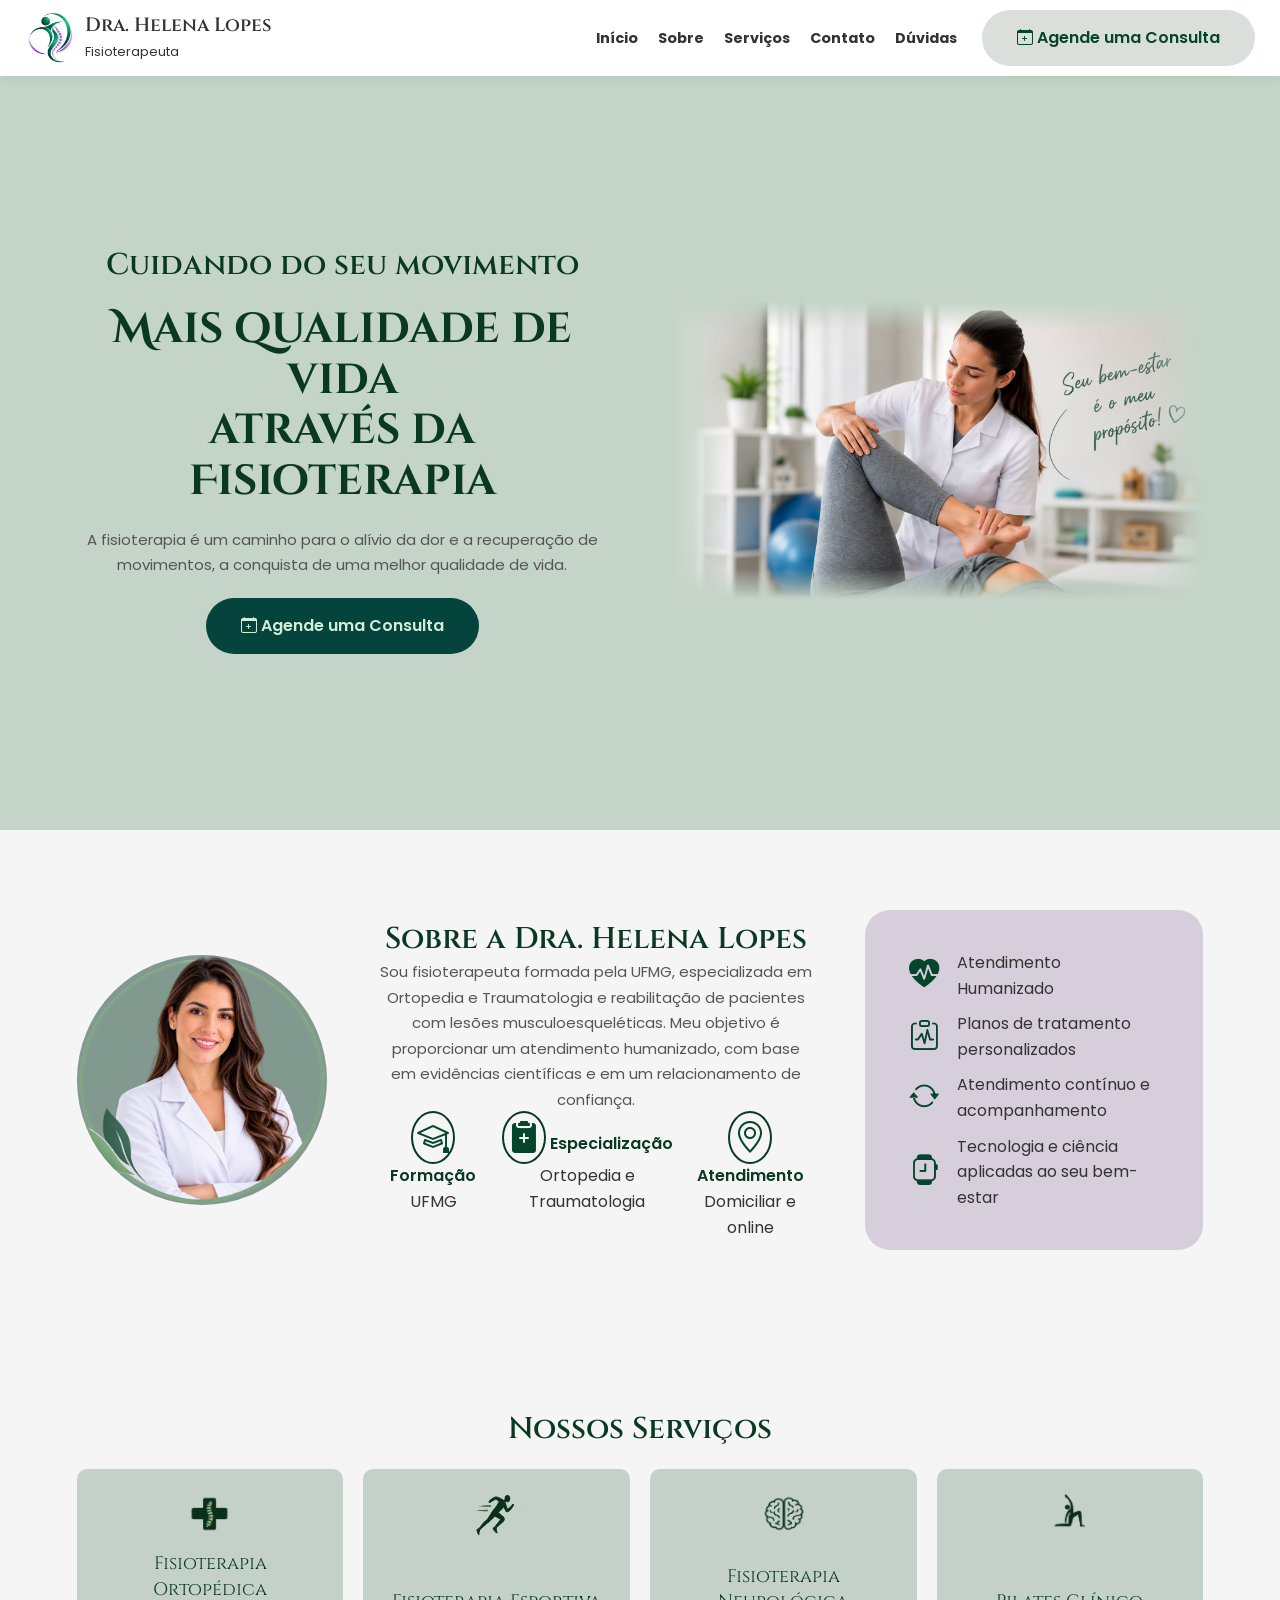
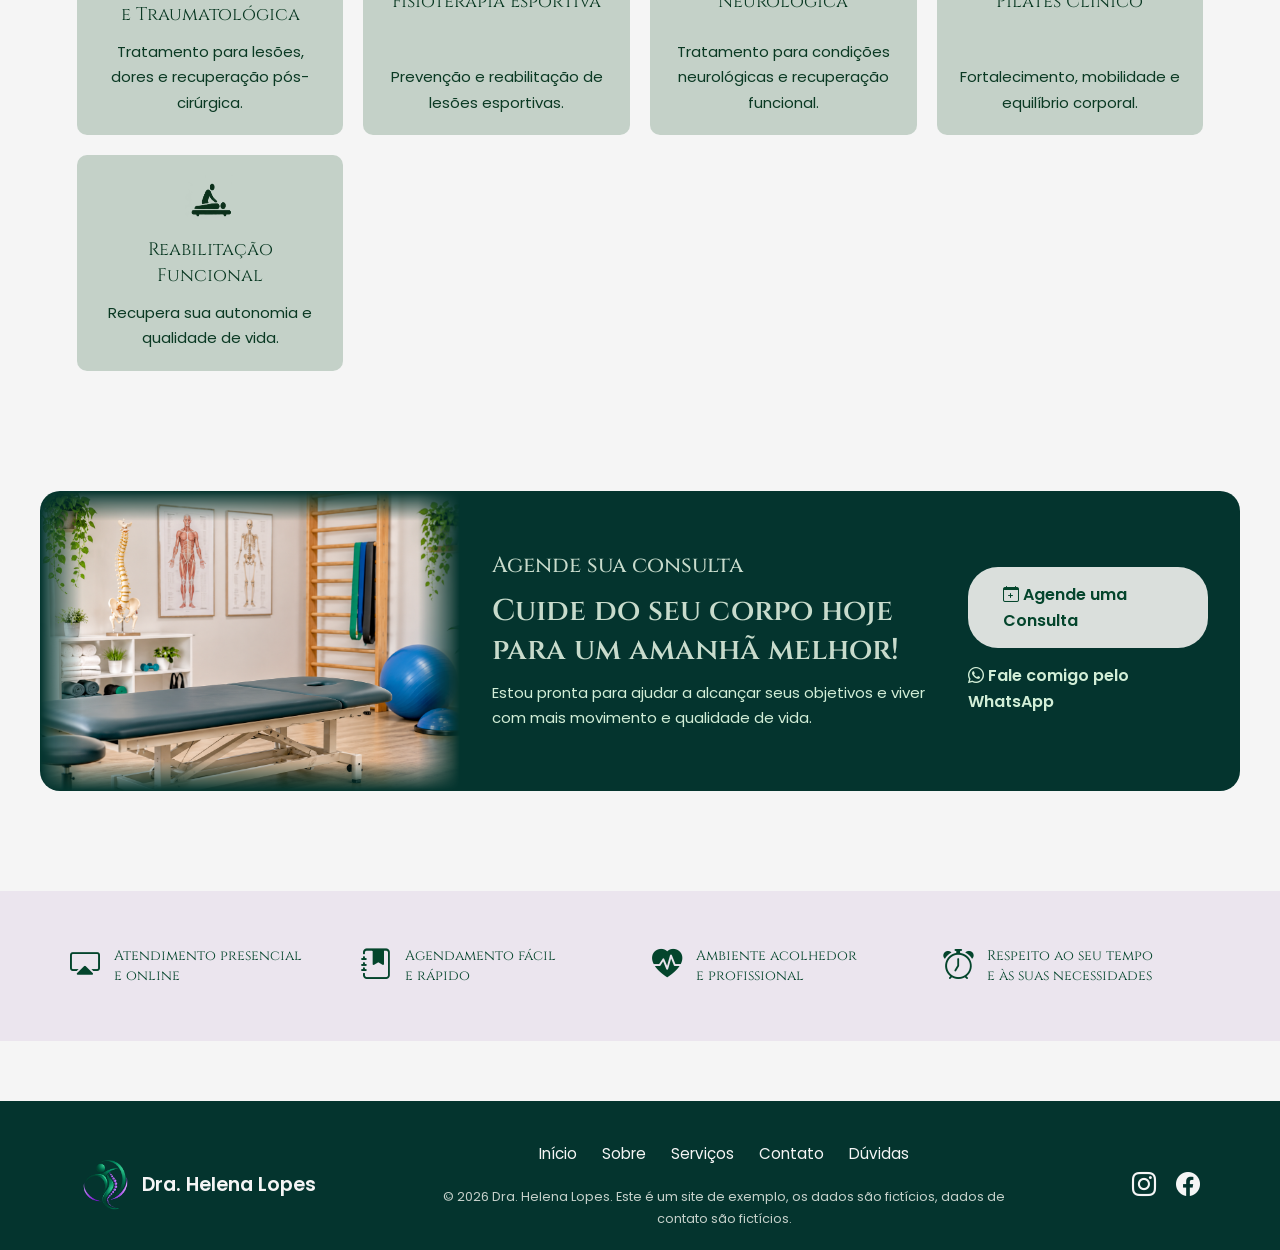
<file: index.html>
<!doctype html>
<html lang="pt-BR">
<head>
    <meta charset="UTF-8" />
    <meta name="viewport" content="width=device-width, initial-scale=1.0" />

    <title>Dra. Helena Lopes | Fisioterapia</title>

    <!-- Bootstrap Icons -->
    <link
        rel="stylesheet"
        href="https://cdn.jsdelivr.net/npm/bootstrap-icons@1.11.3/font/bootstrap-icons.min.css"
    />

    <!-- CSS do projeto -->
    <link rel="stylesheet" href="css/main.css" />
</head>

<body>

    <!-- Cabeçalho -->
    <div id="header"></div>

    <main>

        <!-- HERO -->
        <section class="hero-section" id="inicio">
            <div class="hero-banner">

                <div class="hero-content">
                    <h2>Cuidando do seu movimento</h2>

                    <h1>
                        Mais qualidade de vida<br />
                        através da Fisioterapia
                    </h1>

                    <p>
                        A fisioterapia é um caminho para o alívio da dor e a
                        recuperação de movimentos, a conquista de uma melhor
                        qualidade de vida.
                    </p>

                    <div class="hero-buttons">
                        <a class="hero-button" href="PagesHTML/contato.html">
                            <i class="bi bi-calendar-plus"></i>
                            Agende uma Consulta
                        </a>
                    </div>
                </div>

                <img
                    src="assets/img/banner-fioterapia.png"
                    class="img-banner"
                    alt="Ambiente de fisioterapia"
                />

            </div>
        </section>

        <!-- SOBRE -->
        <section class="about-section" id="sobre">

            <img
                src="assets/img/perfil-fisioterapeuta.png"
                class="img-perfil"
                alt="Perfil da fisioterapeuta"
            />

            <div class="about-content">

                <h2>Sobre a Dra. Helena Lopes</h2>

                <p>
                    Sou fisioterapeuta formada pela UFMG, especializada em
                    Ortopedia e Traumatologia e reabilitação de pacientes com
                    lesões musculoesqueléticas.
                    Meu objetivo é proporcionar um atendimento humanizado,
                    com base em evidências científicas e em um relacionamento
                    de confiança.
                </p>

                <div class="professional-profile">
                    <ul>
                        <li>
                            <i class="bi bi-mortarboard"></i>
                            <strong>Formação</strong>
                            <br />
                            UFMG
                        </li>

                        <li>
                            <i class="bi bi-clipboard2-plus-fill"></i>
                            <strong>Especialização</strong>
                            <br />
                            Ortopedia e Traumatologia
                        </li>

                        <li>
                            <i class="bi bi-geo-alt"></i>
                            <strong>Atendimento</strong>
                            <br />
                            Domiciliar e online
                        </li>
                    </ul>
                </div>
            </div>

            <div class="typeService">
                <ul>
                    <li>
                        <i class="bi bi-heart-pulse-fill"></i>
                        Atendimento Humanizado
                    </li>

                    <li>
                        <i class="bi bi-clipboard-pulse"></i>
                        Planos de tratamento personalizados
                    </li>

                    <li>
                        <i class="bi bi-arrow-repeat"></i>
                        Atendimento contínuo e acompanhamento
                    </li>

                    <li>
                        <i class="bi bi-smartwatch"></i>
                        Tecnologia e ciência aplicadas ao seu bem-estar
                    </li>
                </ul>
            </div>

        </section>

        <!-- SERVIÇOS -->
        <section class="services-section" id="servicos">

            <h2>Nossos Serviços</h2>

            <div id="services-container"></div>

        </section>

        <!-- CHAMADA PARA AÇÃO -->
        <section class="cta-geral" id="contato">

            <div class="cta-section">

                <div class="img-content">
                    <img
                        src="assets/img/sala-fisioterapia.png"
                        alt="Ambiente de fisioterapia"
                    />
                </div>

                <div class="cta-content">

                    <div class="cta-text">
                        <h3>Agende sua consulta</h3>

                        <h2>
                            Cuide do seu corpo hoje<br />
                            para um amanhã melhor!
                        </h2>

                        <p>
                            Estou pronta para ajudar a alcançar seus objetivos
                            e viver com mais movimento e qualidade de vida.
                        </p>
                    </div>

                    <div class="cta-buttons">

                        <a class="cta-button" href="PagesHTML/contato.html">
                            <i class="bi bi-calendar-plus"></i>
                            Agende uma Consulta
                        </a>

                        <a class="what-button" href="PagesHTML/sobre.html">
                            <i class="bi bi-whatsapp"></i>
                            Fale comigo pelo WhatsApp
                        </a>

                    </div>

                </div>

            </div>

        </section>

        <!-- BENEFÍCIOS -->
        <section class="benefits-sections">

            <div class="benefits-content">
                
                <span class="benefits-subtitle">
                    <i class="bi bi-cast"></i>
                    <h3>
                        Atendimento presencial<br />
                        e online
                    </h3>
                </span>

                <span class="benefits-subtitle">
                    <i class="bi bi-journal-bookmark-fill"></i>
                    <h3>
                        Agendamento fácil<br />
                        e rápido
                    </h3>
                </span>

                <span class="benefits-subtitle">
                    <i class="bi bi-heart-pulse-fill"></i>
                    <h3>
                        Ambiente acolhedor<br />
                        e profissional
                    </h3>
                </span>

                <span class="benefits-subtitle">
                    <i class="bi bi-alarm"></i>
                    <h3>
                        Respeito ao seu tempo<br />
                        e às suas necessidades
                    </h3>
                </span>

            </div>

        </section>

    </main>

    <!-- Rodapé -->
    <div id="footer"></div>

    <!-- JavaScript -->
    <script type="module" src="js/main.js"></script>

</body>
</html>
</file>
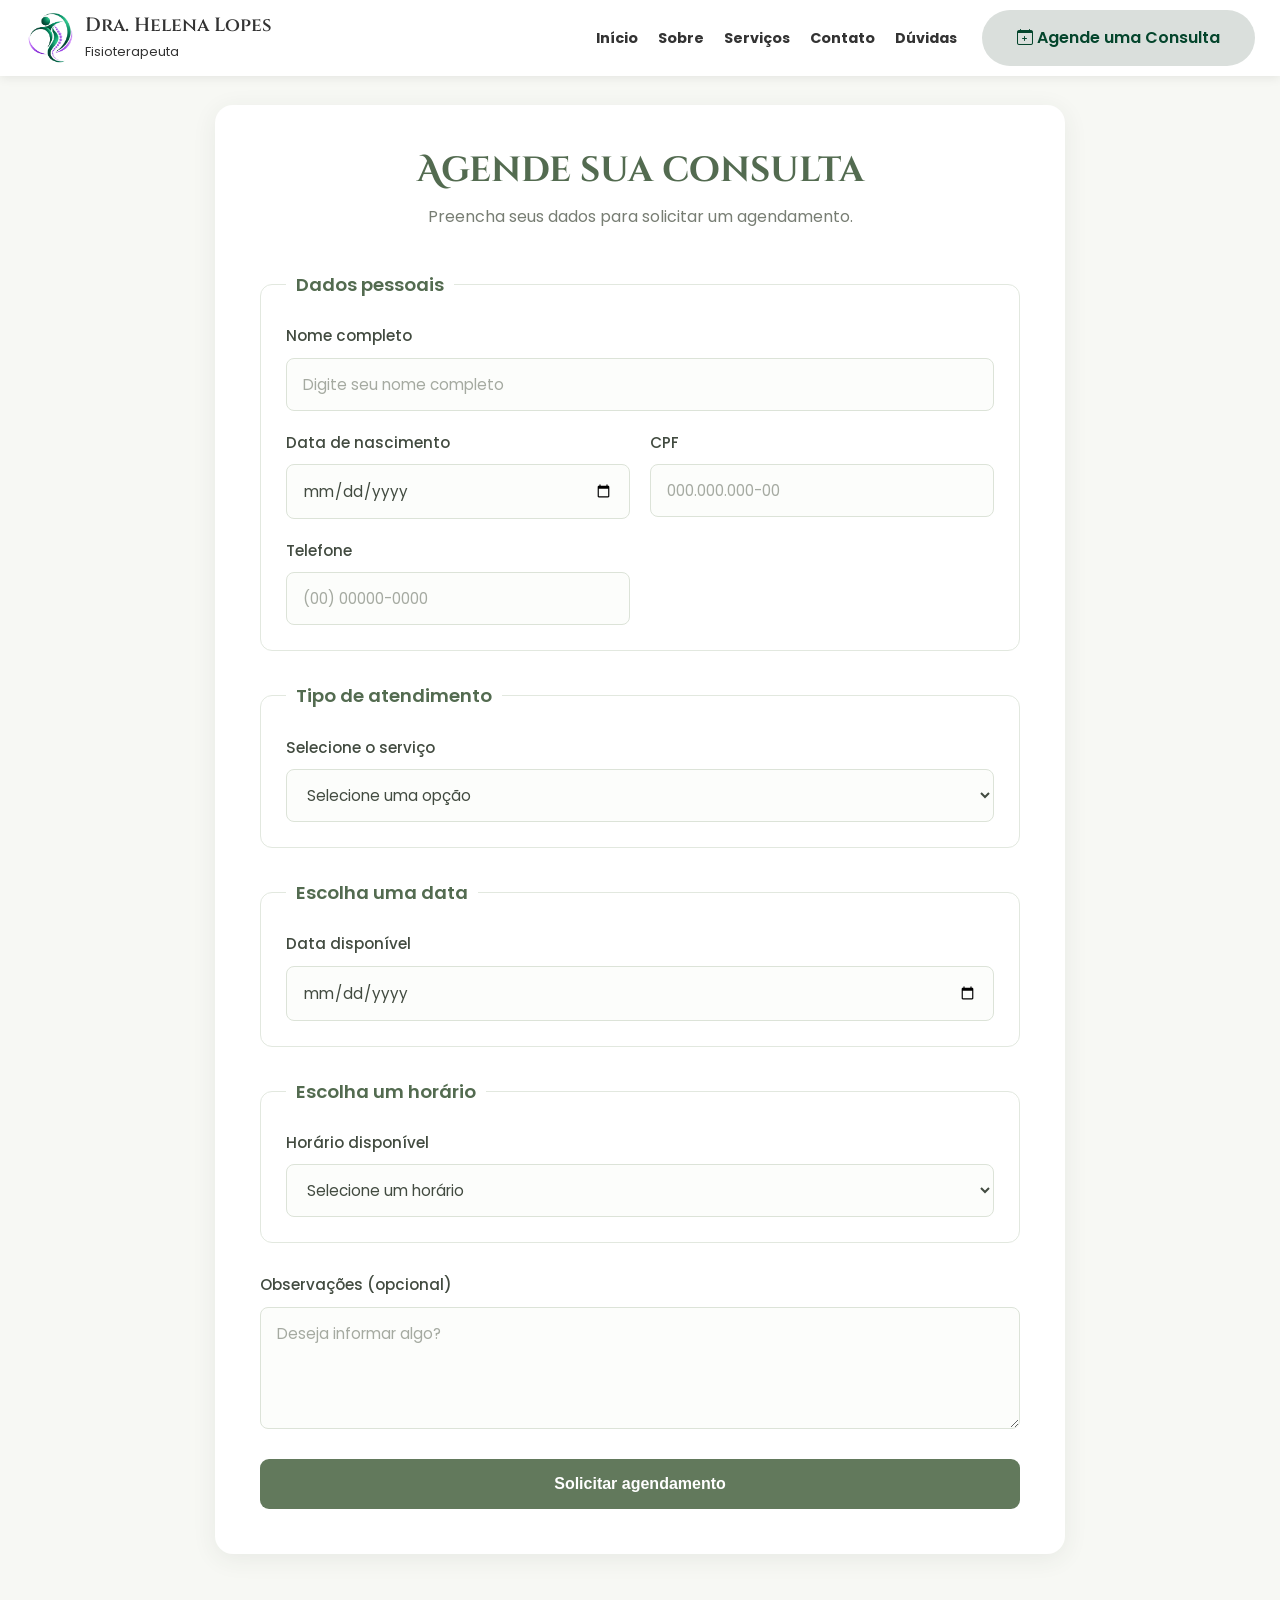
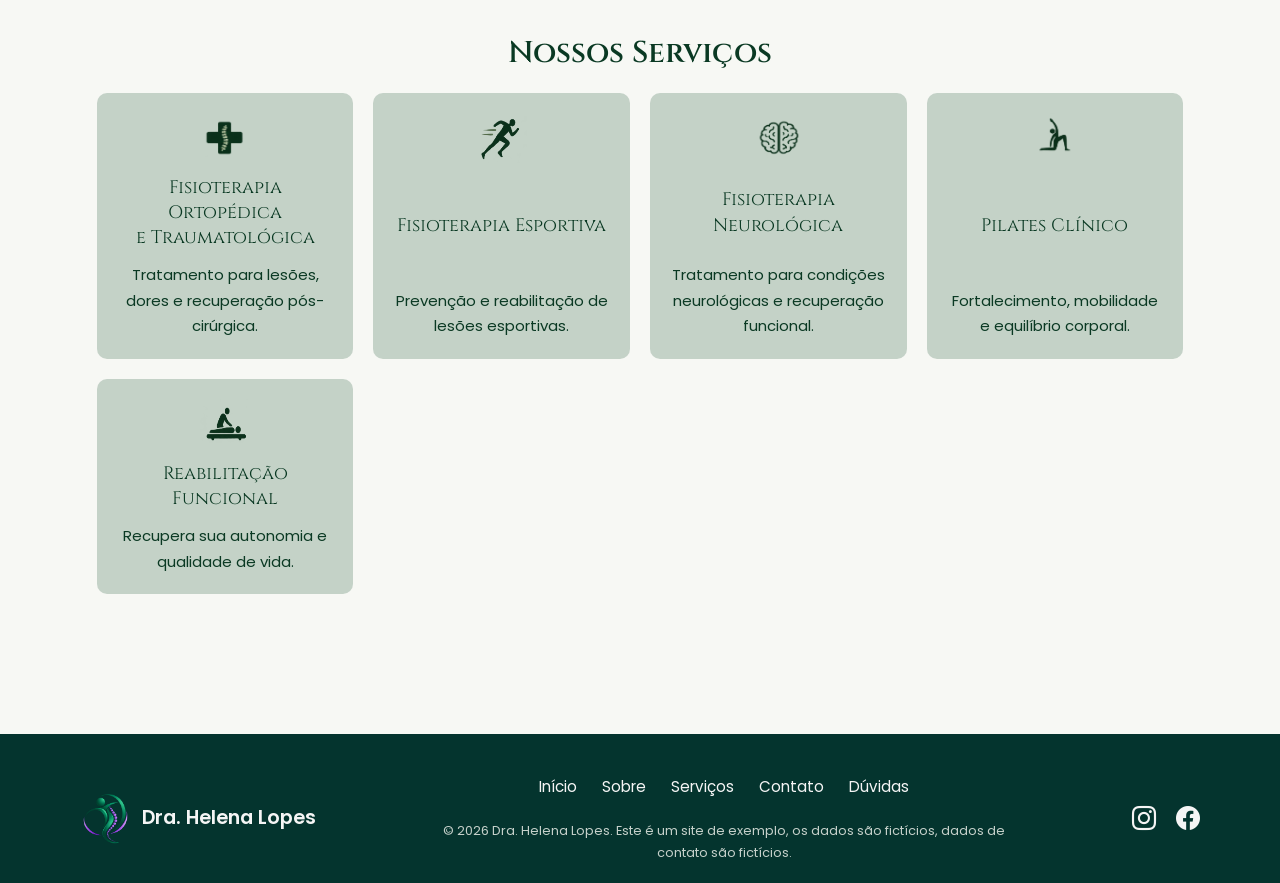
<file: PagesHTML/contato.html>
<!DOCTYPE html>
<html lang="pt-BR">

<head>
    <meta charset="UTF-8">
    <meta name="viewport" content="width=device-width, initial-scale=1.0">

    <title>Agendamento | Dra. Helena Lopes</title>

    <!-- CSS principal -->
    <link rel="stylesheet" href="../css/main.css">

    <!-- Bootstrap Icons -->
    <link
        rel="stylesheet"
        href="https://cdn.jsdelivr.net/npm/bootstrap-icons@1.11.3/font/bootstrap-icons.min.css"
    >
</head>

<body>

    <!-- Cabeçalho -->
    <div id="header"></div>

    <!-- Conteúdo principal -->
    <main class="appointment-main">

        <section class="appointment-section">

            <div class="appointment-header">
                <h1>Agende sua consulta</h1>
                <p>Preencha seus dados para solicitar um agendamento.</p>
            </div>

            <form id="appointment-form">

                <!-- Dados pessoais -->
                <fieldset class="form-group">

                    <legend>Dados pessoais</legend>

                    <div class="form-field">
                        <label for="name">Nome completo</label>
                        <input
                            type="text"
                            id="name"
                            name="name"
                            placeholder="Digite seu nome completo"
                            required
                        >
                    </div>

                    <div class="form-field">
                        <label for="birth">Data de nascimento</label>
                        <input
                            type="date"
                            id="birth"
                            name="birth"
                            required
                        >
                    </div>

                    <div class="form-field">
                        <label for="cpf">CPF</label>
                        <input
                            type="text"
                            id="cpf"
                            name="cpf"
                            placeholder="000.000.000-00"
                            required
                        >
                    </div>

                    <div class="form-field">
                        <label for="phone">Telefone</label>
                        <input
                            type="tel"
                            id="phone"
                            name="phone"
                            placeholder="(00) 00000-0000"
                            required
                        >
                    </div>

                </fieldset>

                <!-- Tipo de atendimento -->
                <fieldset class="form-group">

                    <legend>Tipo de atendimento</legend>

                    <div class="form-field">
                        <label for="service">Selecione o serviço</label>

                        <select id="service" name="service" required>
                            <option value="">Selecione uma opção</option>
                            <option value="avaliacao">Avaliação inicial</option>
                            <option value="sessao">Sessão individual</option>
                            <option value="retorno">Retorno</option>
                            <option value="pilates">Pilates clínico</option>
                        </select>
                    </div>

                </fieldset>

                <!-- Data do agendamento -->
                <fieldset class="form-group">

                    <legend>Escolha uma data</legend>

                    <div class="form-field">
                        <label for="appointment-date">Data disponível</label>

                        <input
                            type="date"
                            id="appointment-date"
                            name="appointment_date"
                            required
                        >
                    </div>

                </fieldset>

                <!-- Horário -->
                <fieldset class="form-group">

                    <legend>Escolha um horário</legend>

                    <div class="form-field">
                        <label for="appointment-time">Horário disponível</label>

                        <select
                            id="appointment-time"
                            name="appointment_time"
                            required
                        >
                            <option value="">Selecione um horário</option>
                            <option value="08:00">08:00</option>
                            <option value="09:00">09:00</option>
                            <option value="10:00">10:00</option>
                            <option value="14:00">14:00</option>
                            <option value="15:00">15:00</option>
                            <option value="16:00">16:00</option>
                        </select>
                    </div>

                </fieldset>

                <!-- Observações -->
                <div class="form-field">
                    <label for="notes">Observações (opcional)</label>

                    <textarea
                        id="notes"
                        name="notes"
                        placeholder="Deseja informar algo?"
                        rows="4"
                    ></textarea>
                </div>

                <button type="submit" class="appointment-button">
                    Solicitar agendamento
                </button>

            </form>

        </section>
        <!-- Serviços -->
        <section class="services-section" id="servicos">

            <h2>Nossos Serviços</h2>

            <div id="services-container"></div>

        </section>

    </main>

    <!-- Rodapé inserido pelo JavaScript -->
    <div id="footer"></div>

    <!-- JavaScript principal -->
    <script type="module" src="../js/main.js"></script>

</body>
</html>
</file>
<file: css/main.css>
@import url("./header.css");
@import url("./style.css");
@import url("./footer.css");
@import url("./fonts.css");
@import url("./contato.css");
@import url("./duvida.css");
</file>
